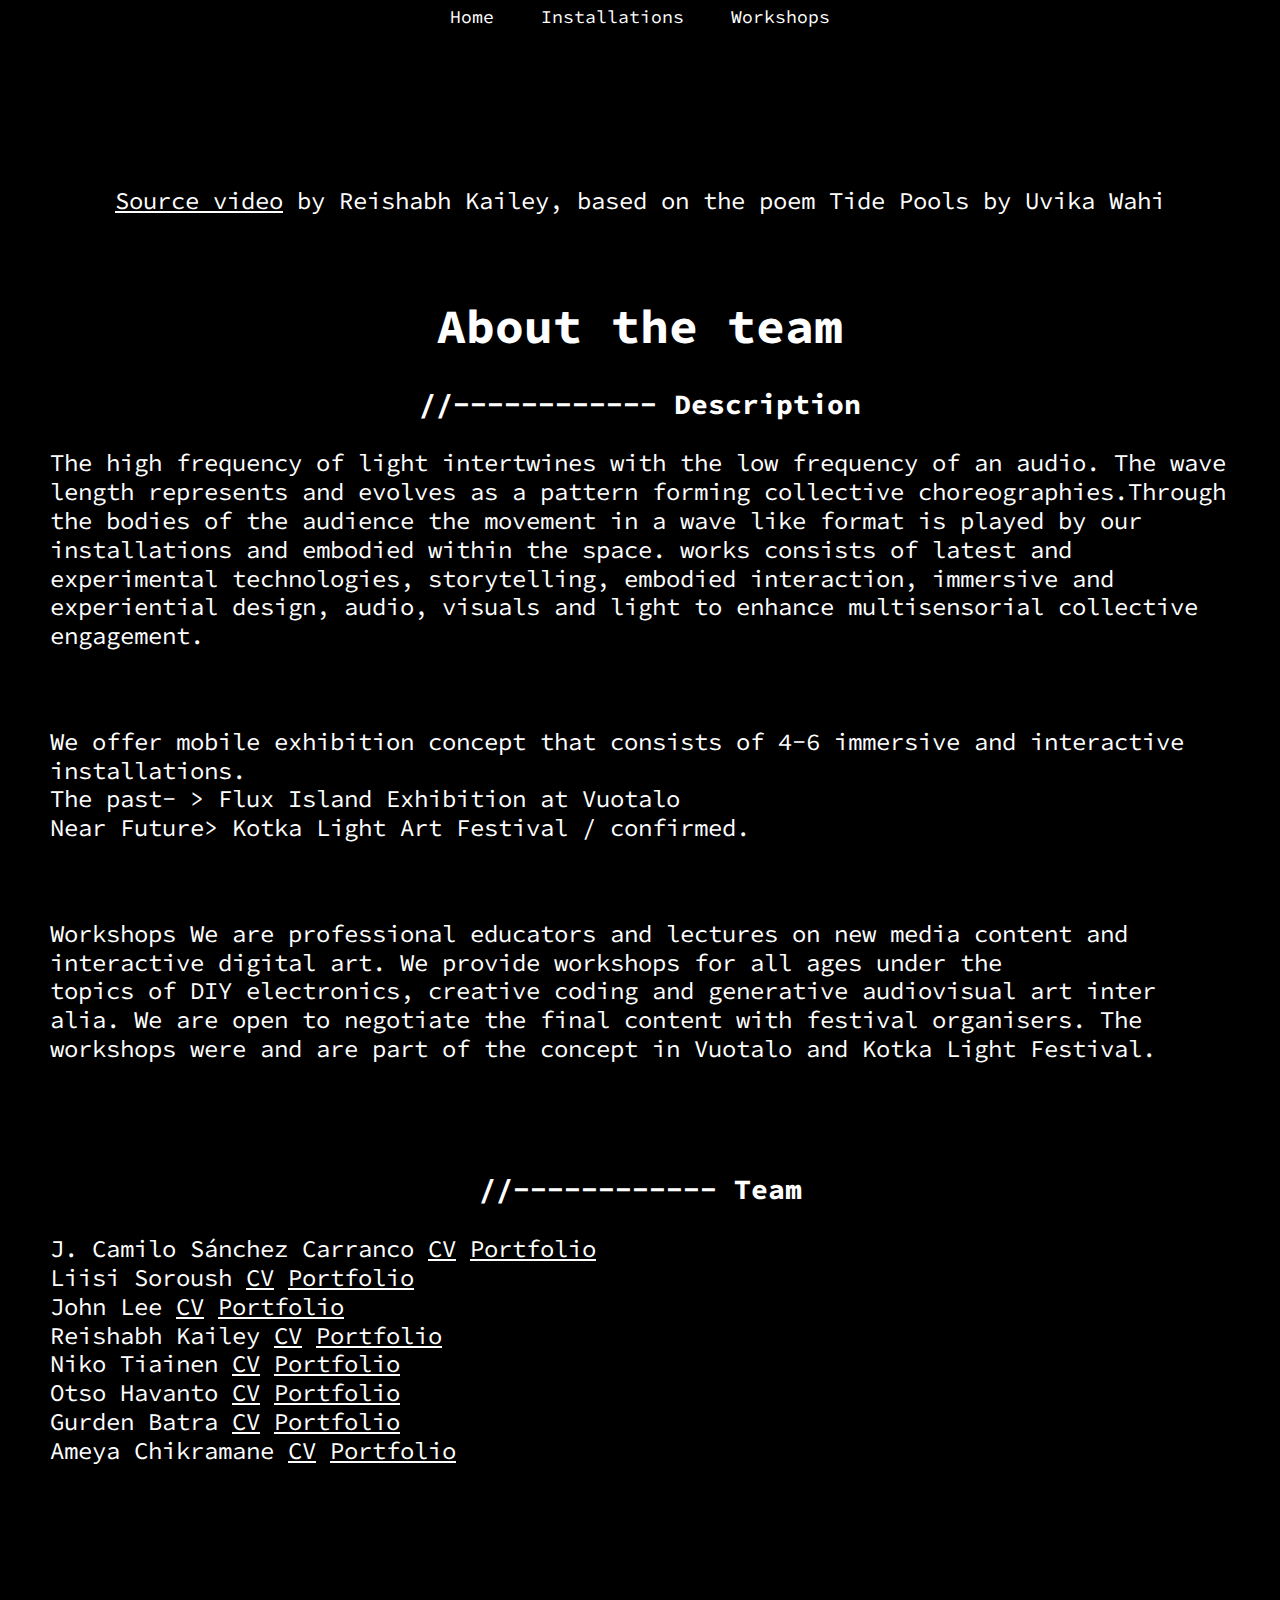
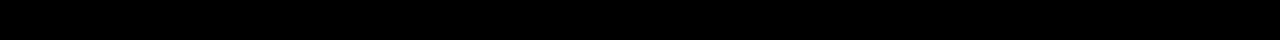
<file: cv.html>
<!DOCTYPE html>
<html lang="">
  <head>
    <meta charset="utf-8">
    <meta name="viewport" content="width=device-width, initial-scale=1.0">
    <title>Flux Island - About the team</title>
    <link href="https://fonts.googleapis.com/css?family=Source+Code+Pro&display=swap" rel="stylesheet">
    <link rel="stylesheet" type="text/css" href="style.css" />
    <link rel="shortcut icon" href="favicon.png" type="image/x-icon">
    <link rel="icon" href="favicon.png" type="image/x-icon">
  </head>
  <body>
    <div id="navbar"> 
      <ul> 
      <li><a href="index.html">Home</a></li> 
      <li><a href="installations.html">Installations</a></li> 
      <li><a href="workshops.html">Workshops</a></li> 
      </ul> 
    </div> 
    
    
      <div class='center-align remove-pad'> 
        <video poster="https://github.com/gurdenbatra/flux-island/raw/gh-pages/images/poster.png" playsinline muted autoplay loop width="100%">
          <source src="https://github.com/gurdenbatra/flux-island/raw/gh-pages/images/TidePools.webm" type="video/webm">
          <source src="https://github.com/gurdenbatra/flux-island/raw/gh-pages/images/TidePools.mp4" type="video/mp4">
        </video>
        <p class='credit'><a class='link' href="https://vimeo.com/444518827" target="_blank">Source video</a> by Reishabh Kailey, based on the poem Tide Pools by Uvika Wahi</a></p>
      
      
      </div>
      <div id="install" class='section'>
        <h1 class='center-align'>About the team</h1>
      <h3 class='center-align'>//------------ Description</h3>
      <p>
        The high frequency of light intertwines with the low frequency of an audio. The wave length represents and evolves as a pattern forming collective choreographies.Through the bodies of the audience the movement in a wave like format is played by our installations and embodied within the space. works consists of latest and experimental technologies, storytelling, embodied interaction, immersive and experiential design, audio, visuals and light to enhance multisensorial collective engagement. 
      </p>

      <br />
      <p>
        We offer mobile exhibition concept that consists of 4-6 immersive and interactive installations.<br/>
        The past- > Flux Island Exhibition at Vuotalo <br/>
        Near Future> Kotka Light Art Festival / confirmed. 
      </p>
      
      <br />
      <p>
        Workshops We are professional educators and lectures on new media content and interactive digital art. We provide workshops for all ages under the <br/>
        topics of DIY electronics, creative coding and generative audiovisual art inter alia. We are open to negotiate the final content with festival organisers. The workshops were and are part of the concept in Vuotalo and Kotka Light Festival. 
      </p>

      <br /><br />
      <h3 class='center-align'>//------------ Team</h3>
      <p>
        J. Camilo​ Sánchez Carranco <a class='link' href="images/Camilo.pdf">CV</a> <a class='link' href="https://krrnk.com/">Portfolio</a><br/>
        Liisi Soroush <a class='link' href="images/LiisiCV.pdf">CV</a> <a class='link' href="https://aryaliisi.cargo.site/">Portfolio</a><br/>
        John Lee <a class='link' href="images/JohnCV.pdf">CV</a> <a class='link' href="https://johnlee012.com/">Portfolio</a><br/>
        Reishabh Kailey <a class='link' href="images/ReiCV.pdf">CV</a> <a class='link' href="https://www.reishabhkailey.com/">Portfolio</a><br/>
        Niko Tiainen <a class='link' href="images/NikoCV.pdf">CV</a> <a class='link' href="https://nikotiainen.com/">Portfolio</a><br/>
        Otso Havanto <a class='link' href="images/OtsoCV.pdf">CV</a> <a class='link' href="https://otsohavanto.net/">Portfolio</a><br/>
        Gurden Batra <a class='link' href="images/GurdenCV.pdf">CV</a> <a class='link' href="https://gurden.xyz">Portfolio</a><br/>
        Ameya Chikramane <a class='link' href="https://drive.google.com/file/d/1Fkbkw3f0A1G7oNXFdGB-yypLqdRlPVbw/view">CV</a> <a class='link' href="https://www.ameyachikramane.com/">Portfolio</a><br/>
      </p>
      
    </div>
    <div id='footer'>

    </div>
  </body>
</html>
</file>
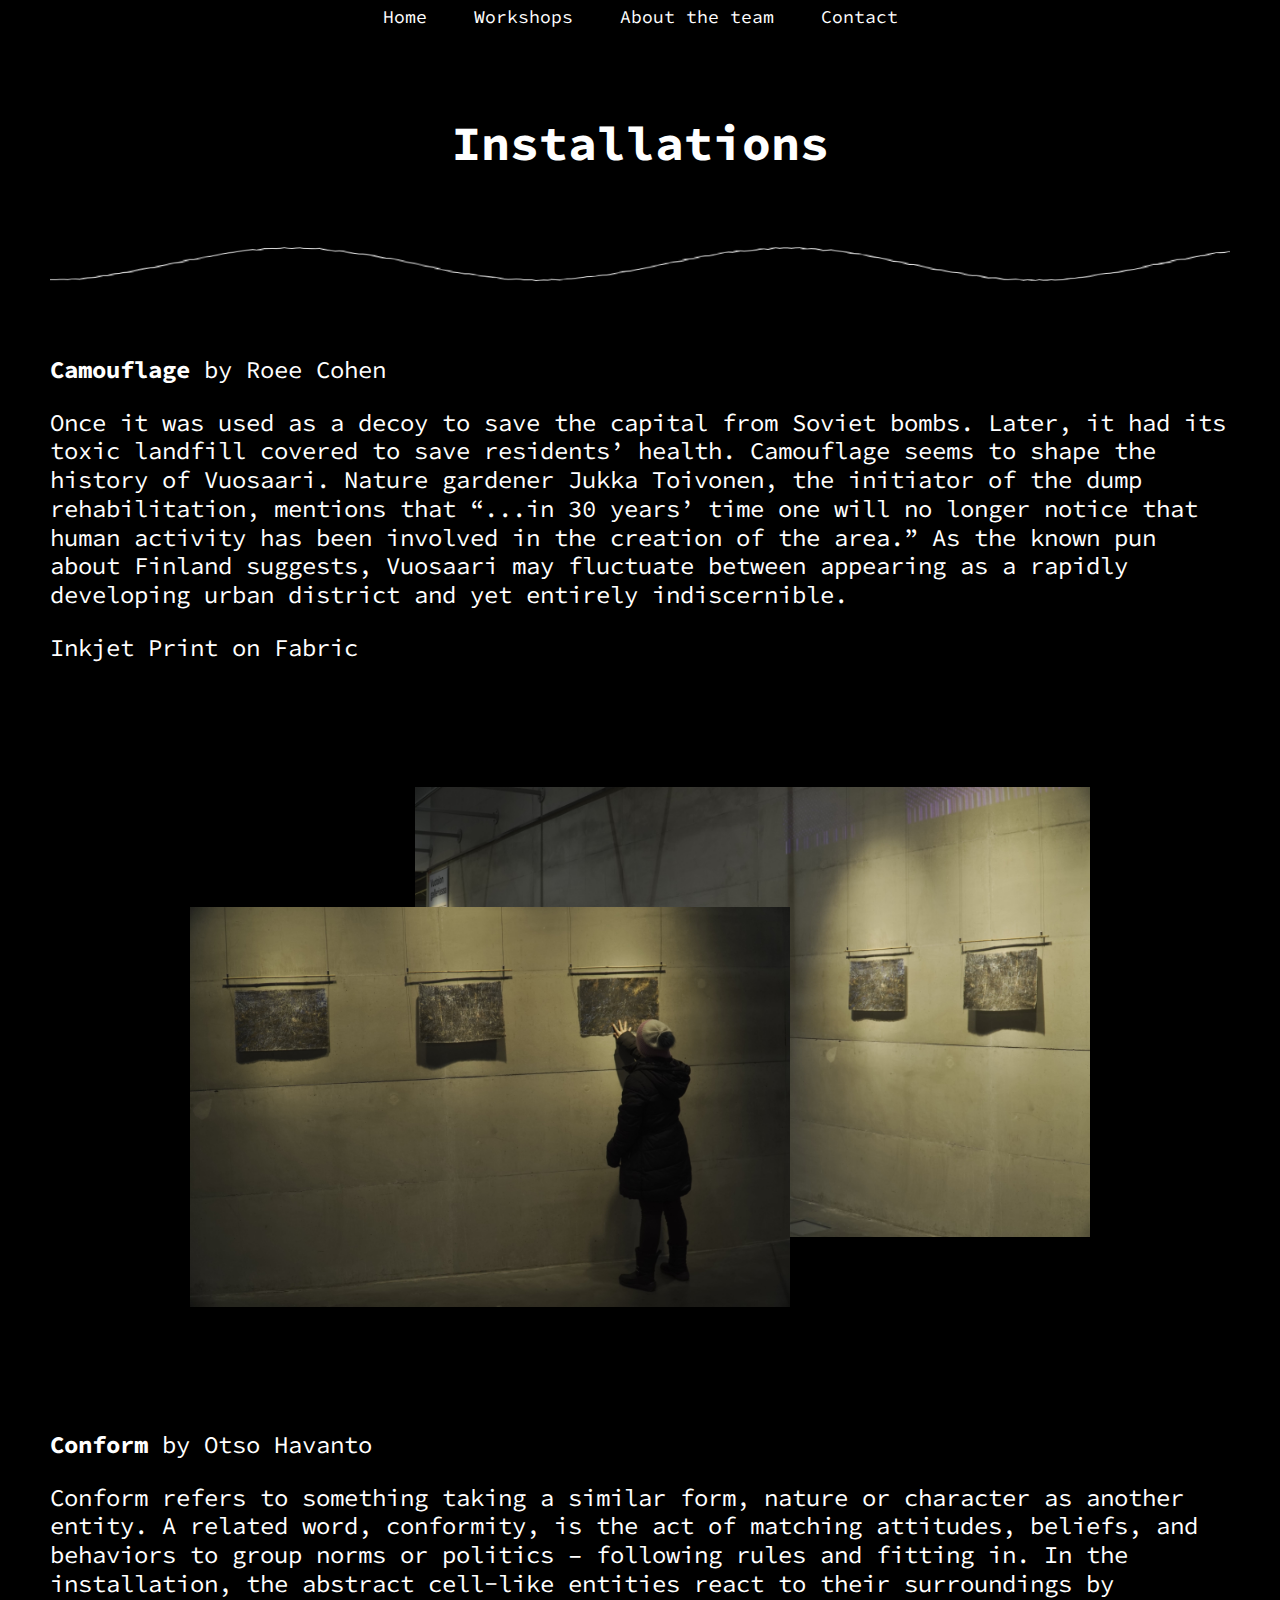
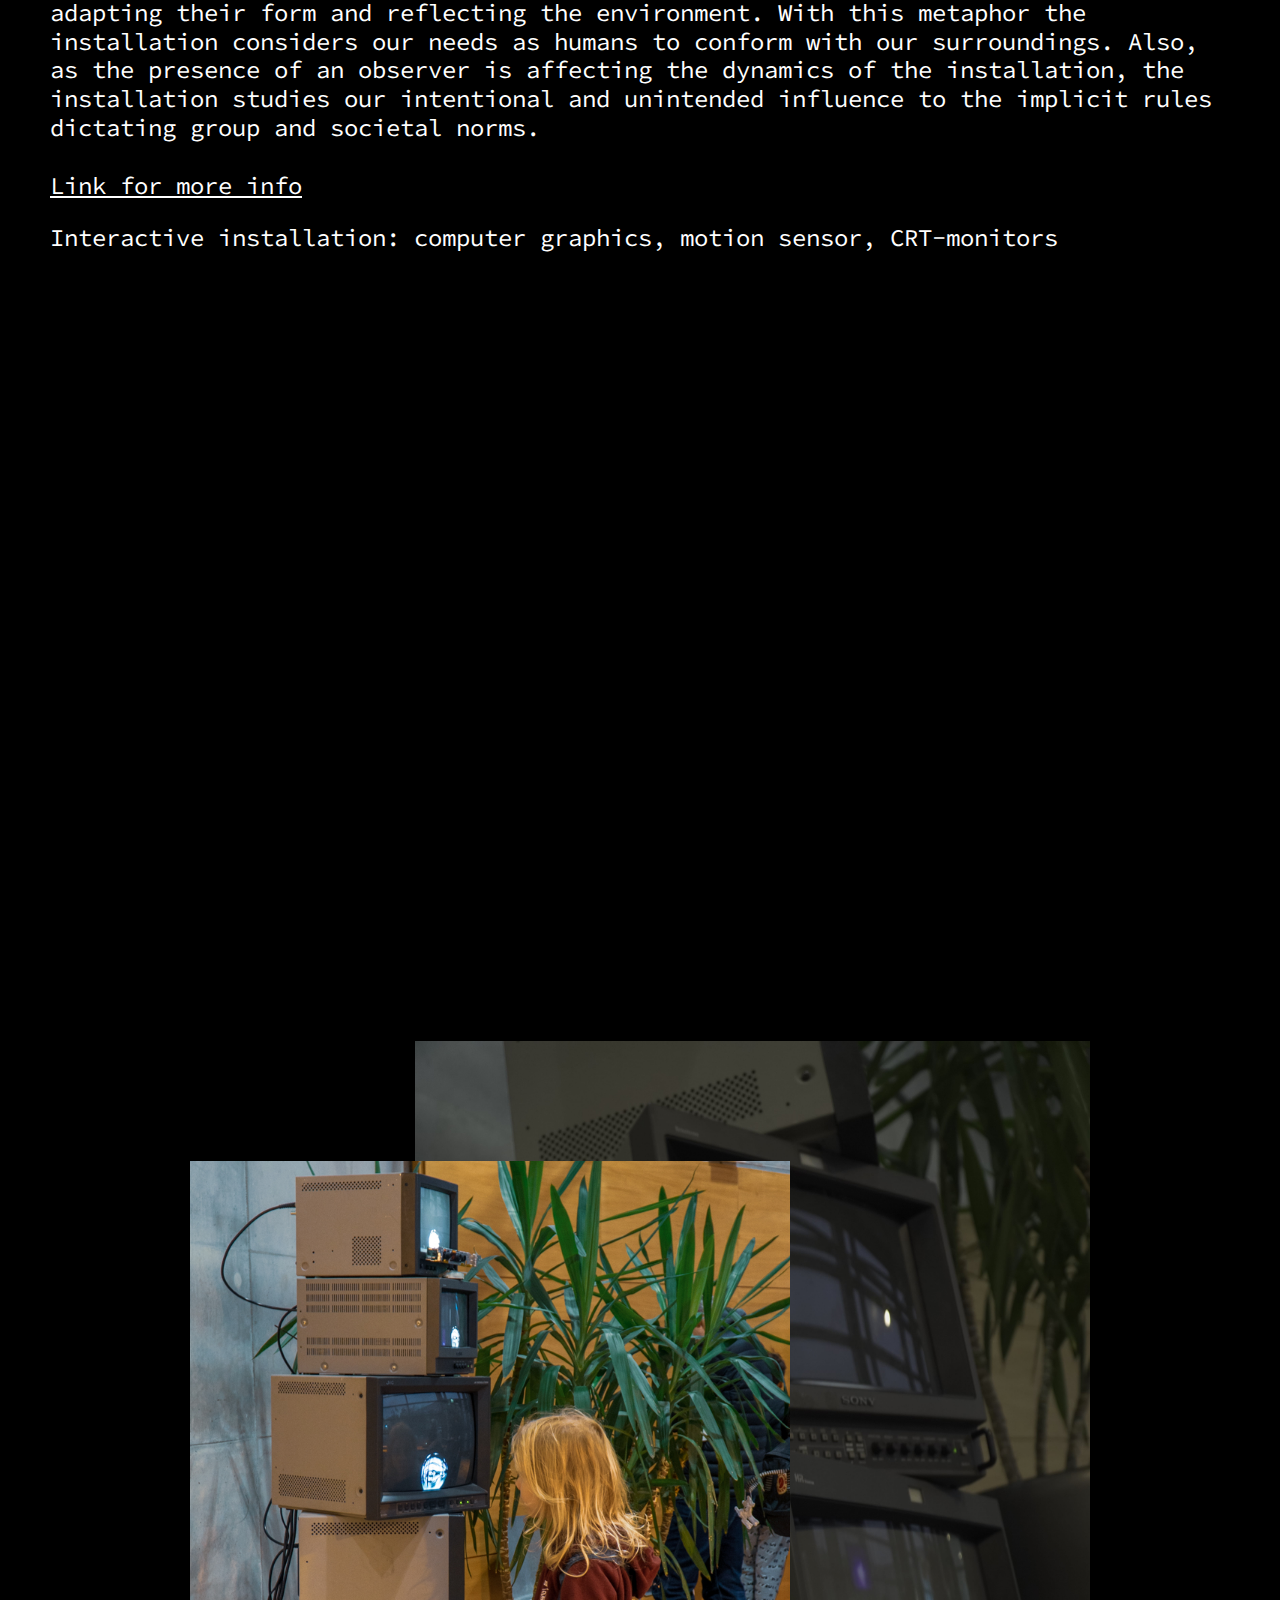
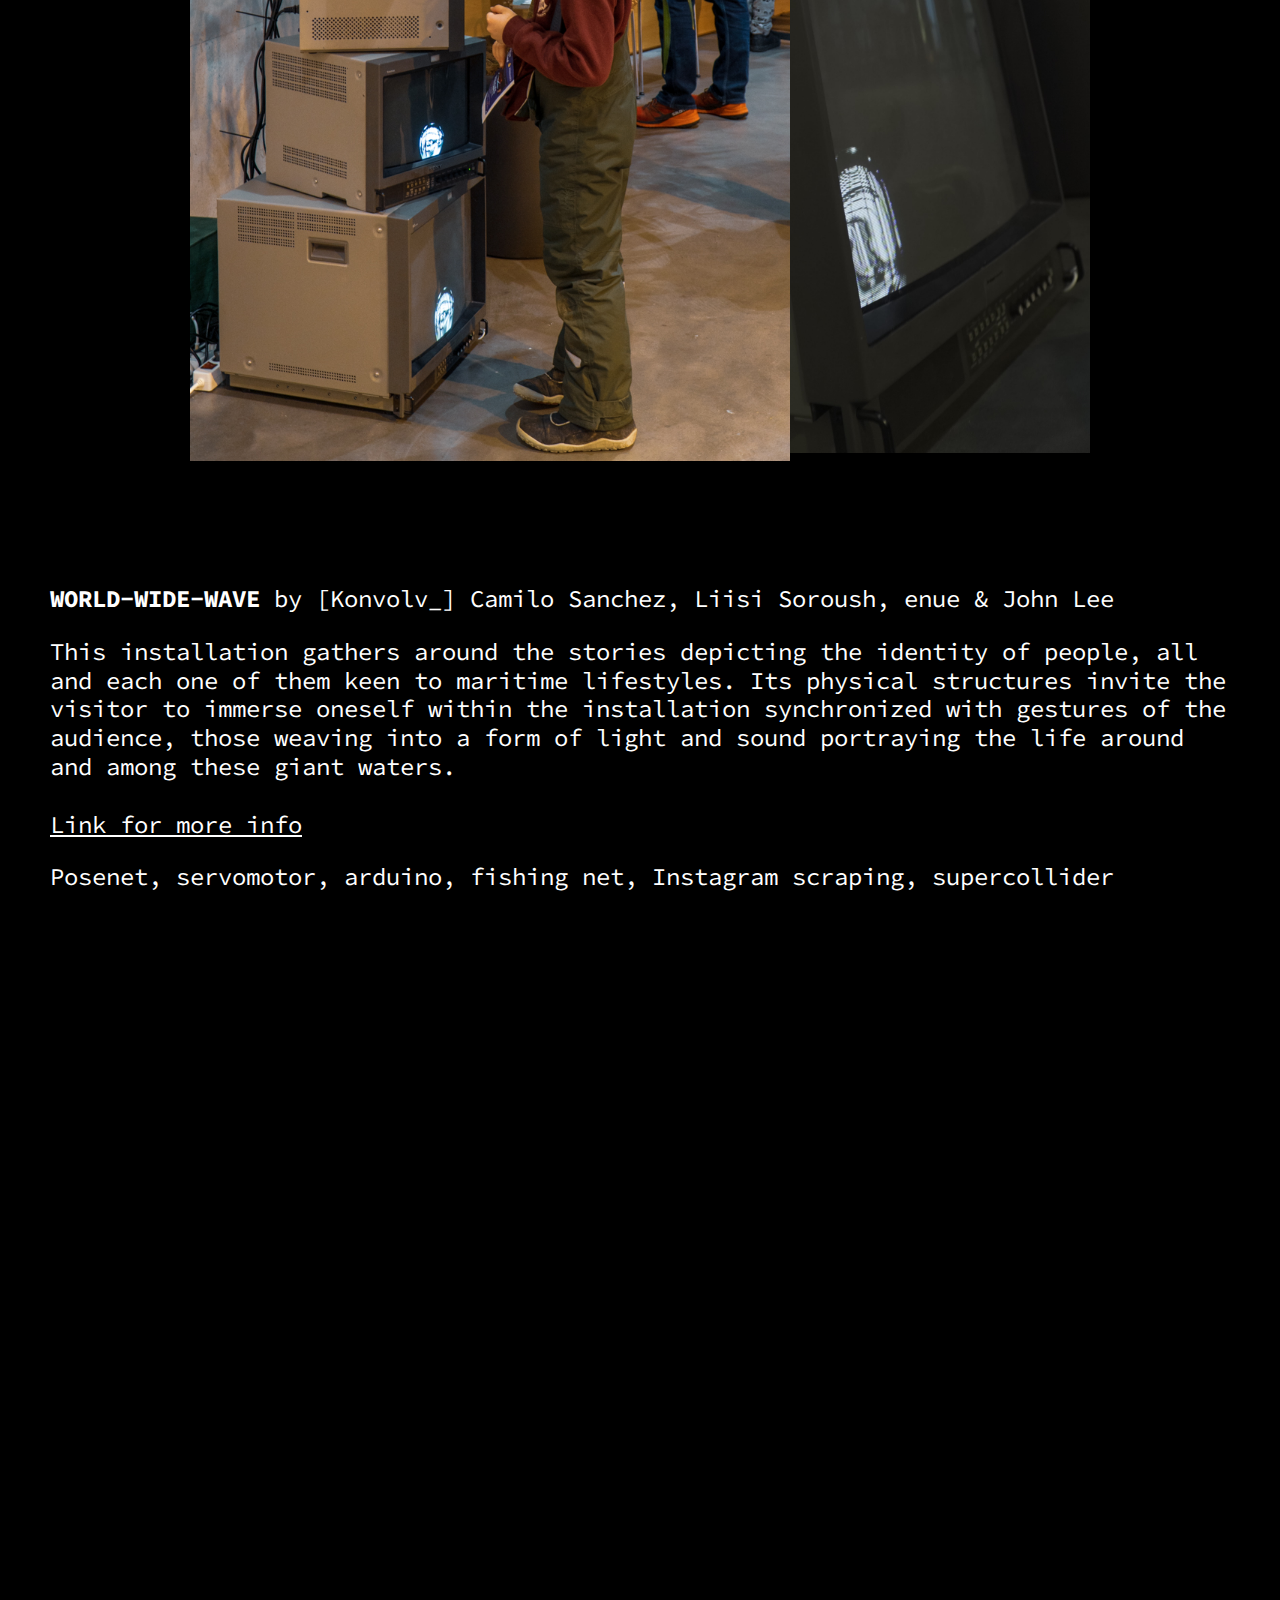
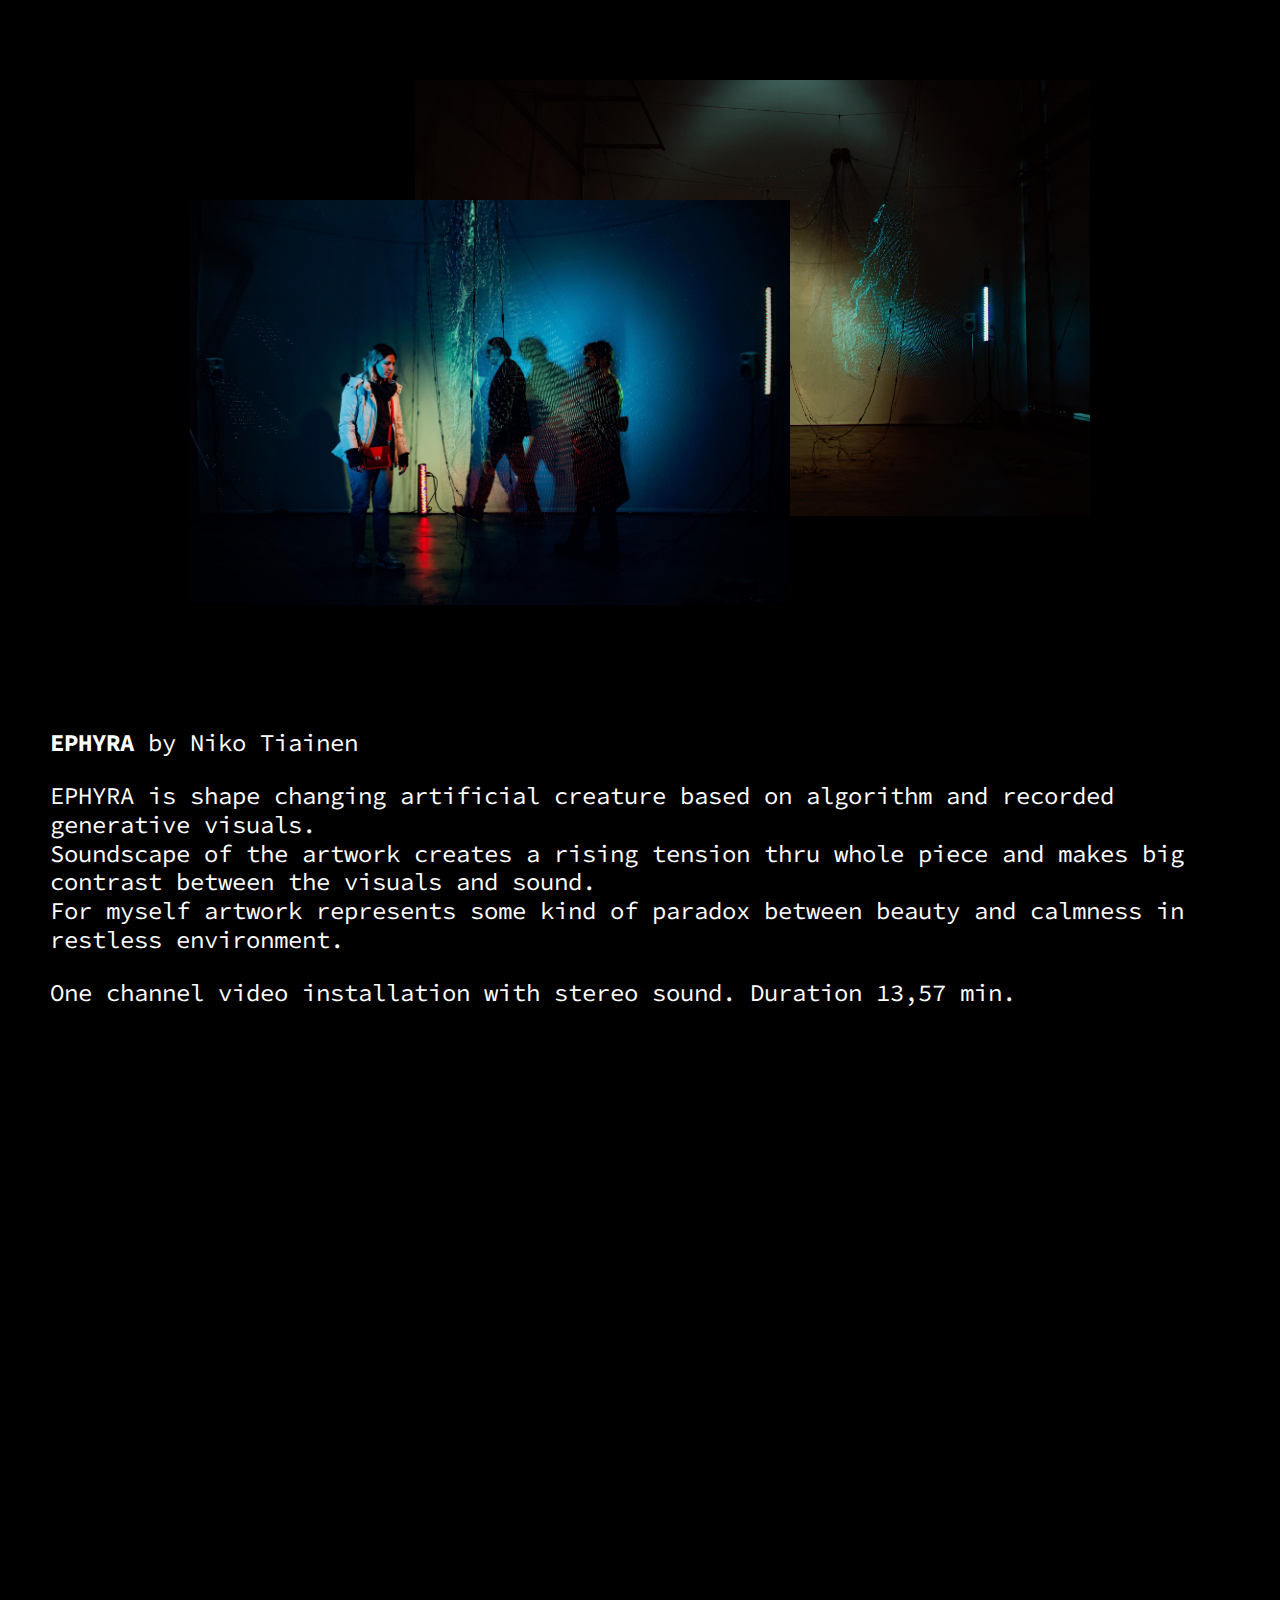
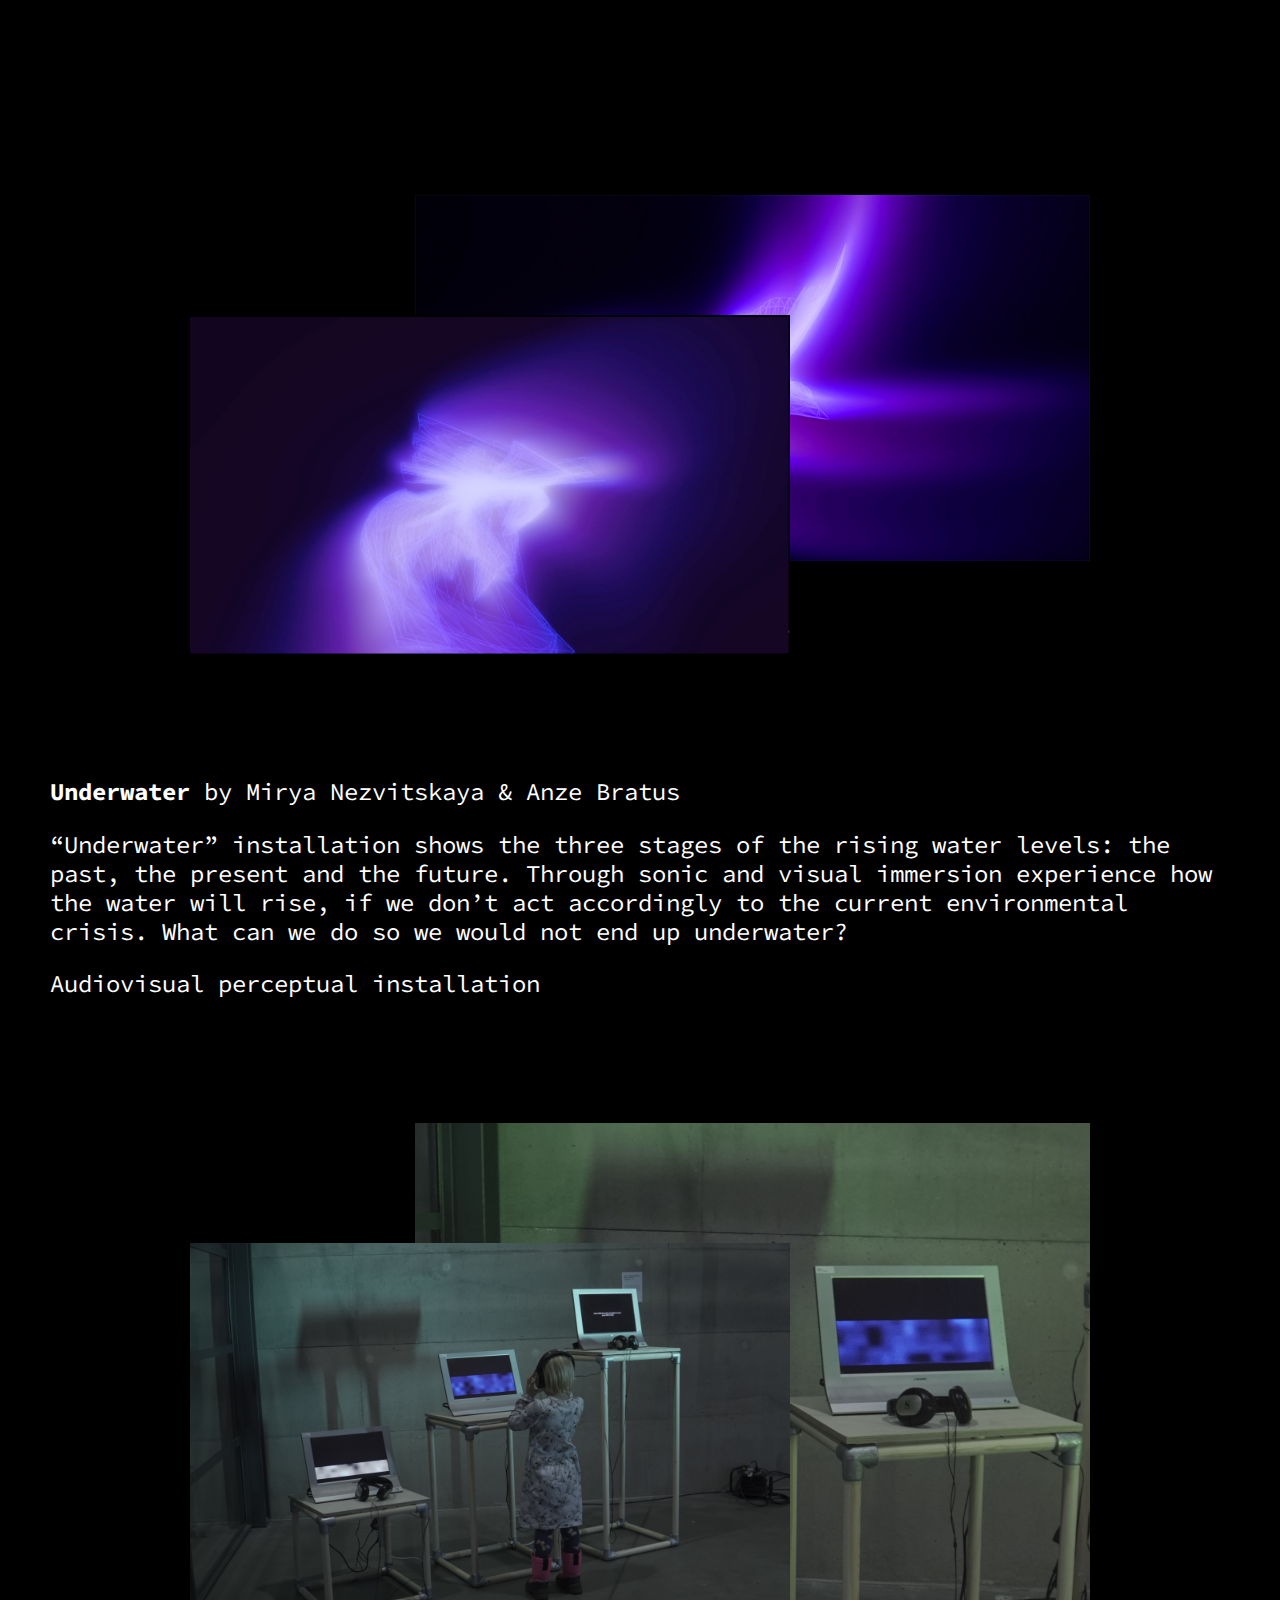
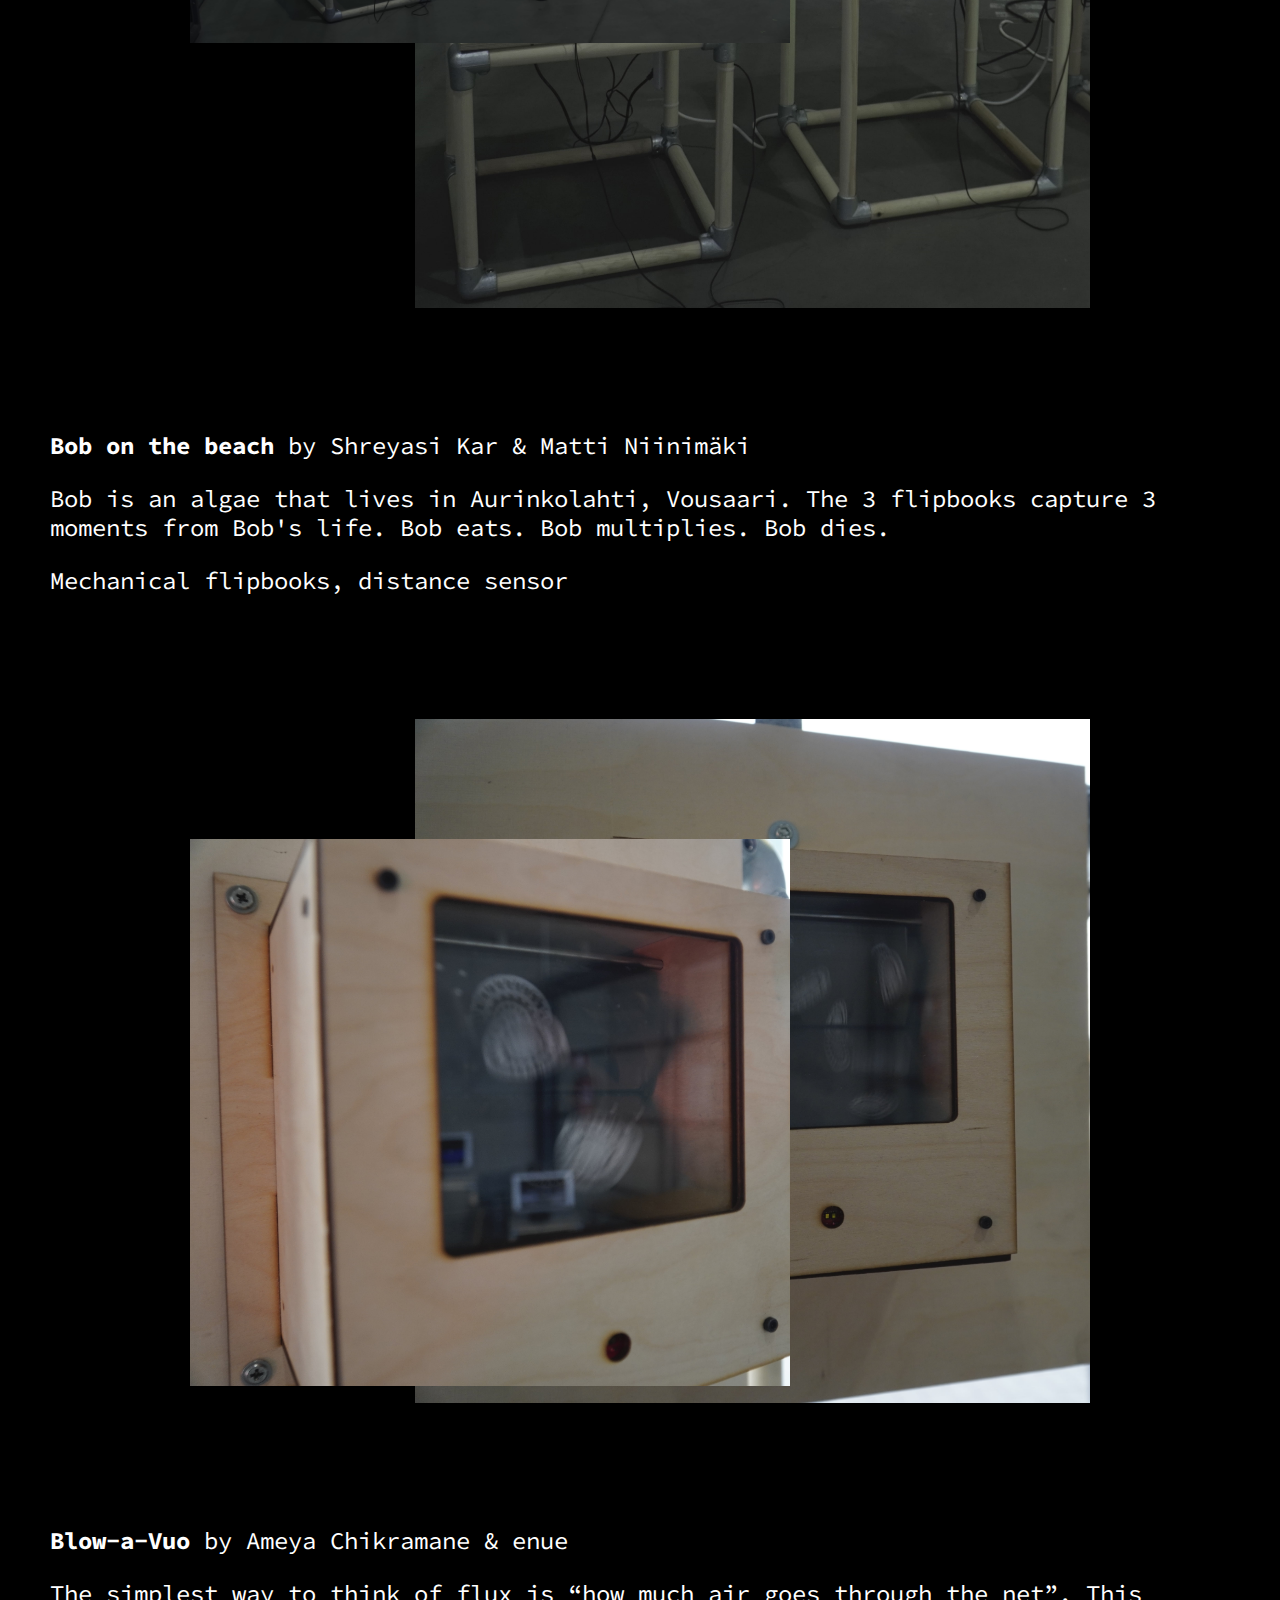
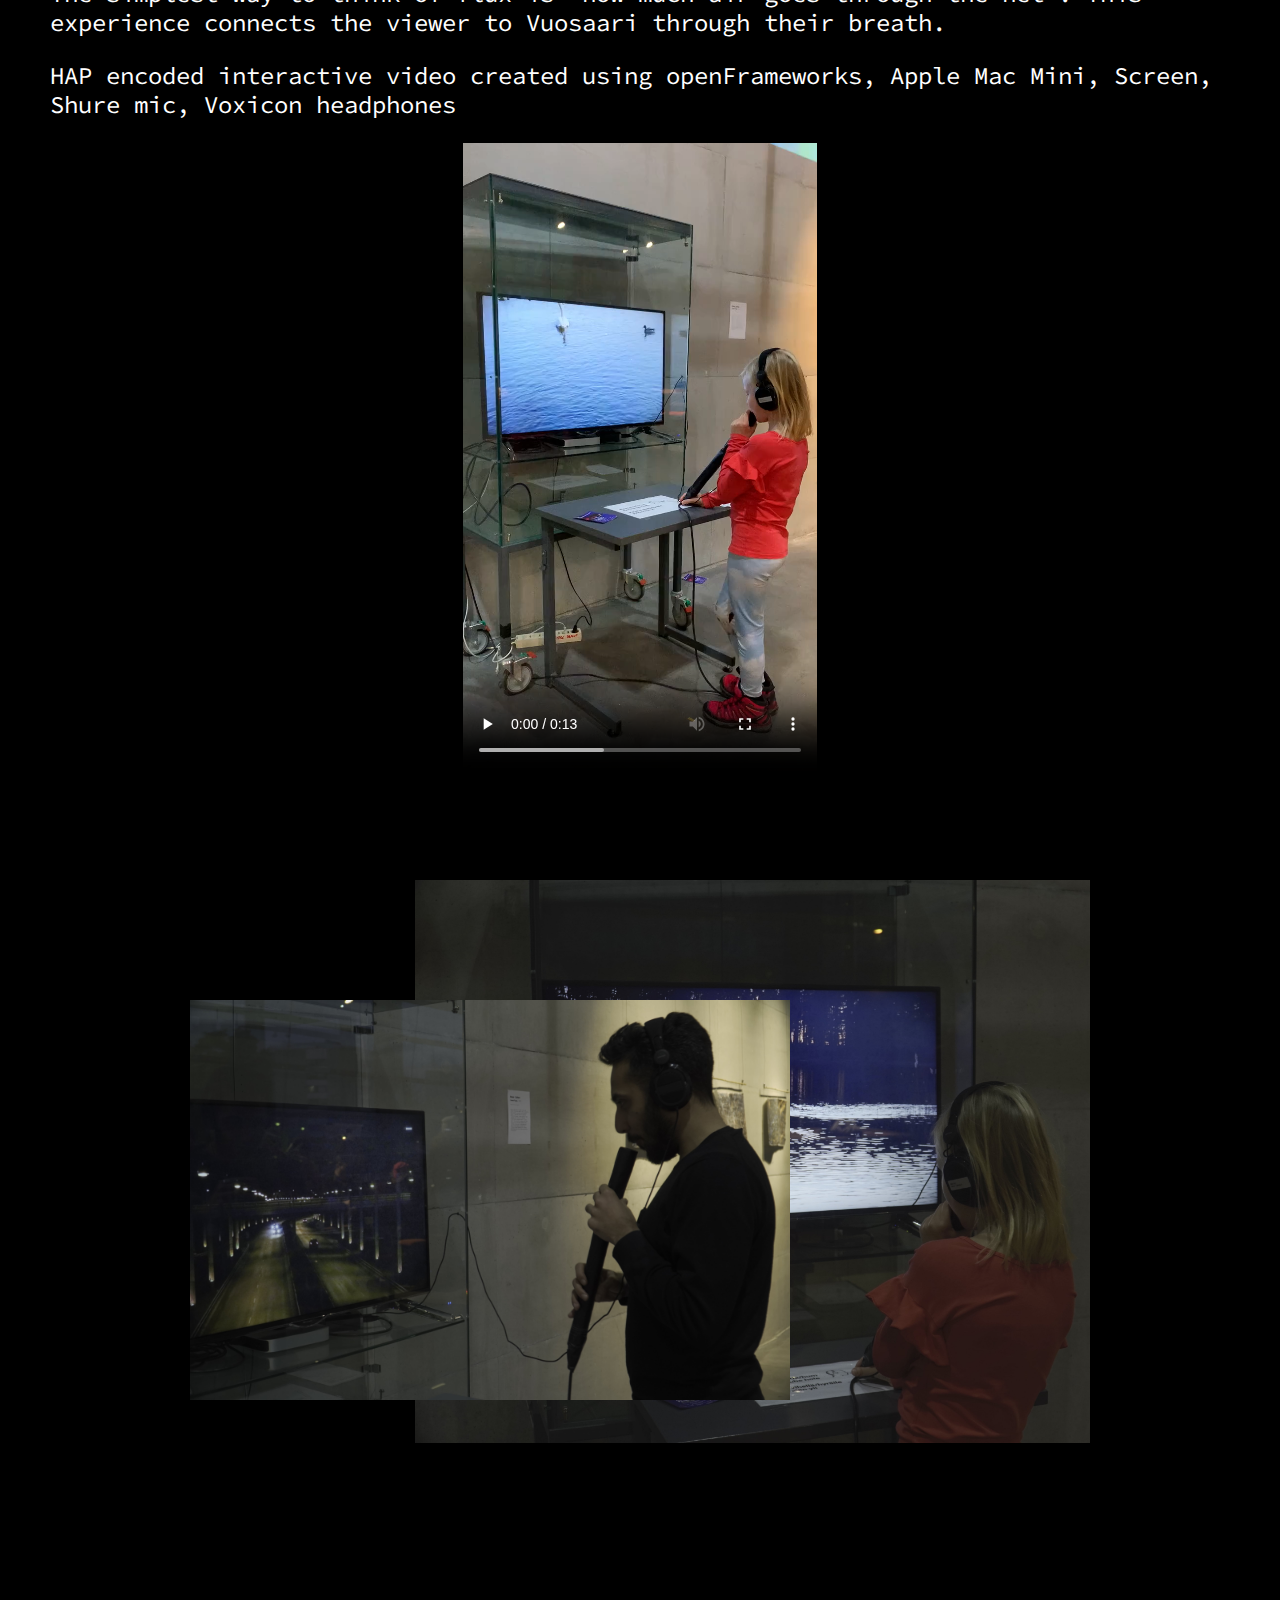
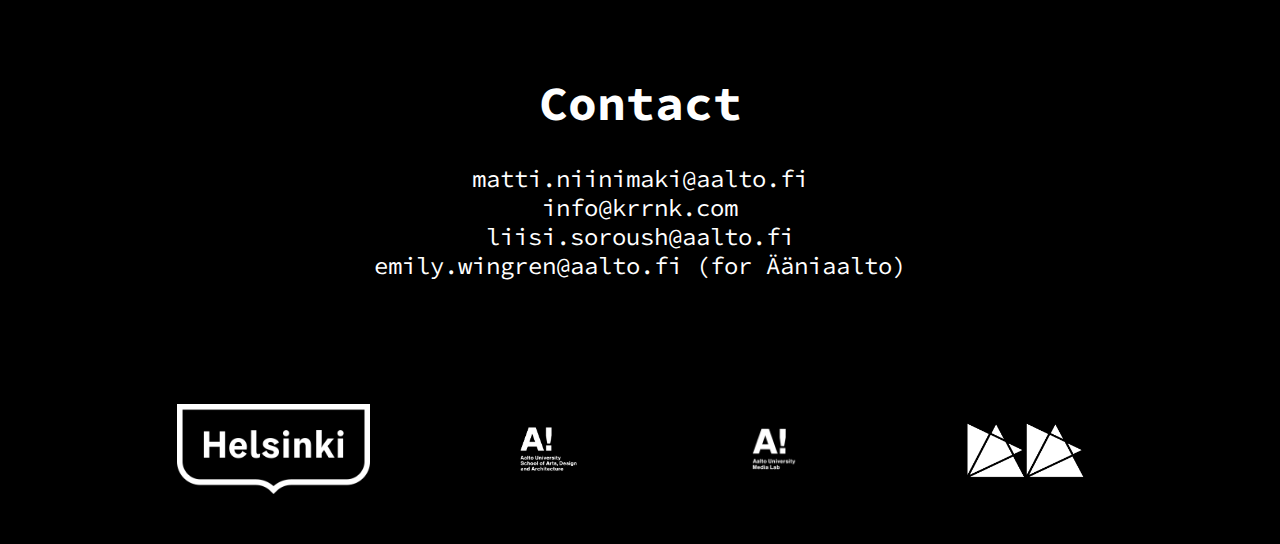
<file: installations.html>
<!DOCTYPE html>
<html lang="">
  <head>
    <meta charset="utf-8">
    <meta name="viewport" content="width=device-width, initial-scale=1.0">
    <title>Flux Island - Installations</title>
    <link href="https://fonts.googleapis.com/css?family=Source+Code+Pro&display=swap" rel="stylesheet">
    <link rel="stylesheet" type="text/css" href="style.css" />
    <link rel="shortcut icon" href="favicon.png" type="image/x-icon">
    <link rel="icon" href="favicon.png" type="image/x-icon">
  </head>
  <body>
    <script>
      function init()
			{
				setInterval(OnDraw, 60);
			}

            var time = 0;
			var color = "#fff";
			
			function OnDraw()
			{
				time = time + 0.2;
				var canvas = document.getElementById("mycanvas");
				var dataLine = canvas.getContext("2d");
			  var value = document.getElementById("lineWidth");
				
				dataLine.clearRect(0, 0, canvas.width, canvas.height);
				
				dataLine.beginPath();
				for(cnt = -1; cnt <= canvas.width; cnt++)
				{
					dataLine.lineTo(cnt, canvas.height * 0.5 - (Math.random() * 2 + Math.cos(time + cnt * 0.05) * 20 ));
				}
				
				//dataLine.lineWidth = value.value * 0.1;
				dataLine.strokeStyle = color;
				dataLine.stroke();
			}

init();
      </script>
    <div id="navbar"> 
      <ul> 
      <li><a href="index.html">Home</a></li> 
      <li><a href="workshops.html">Workshops</a></li> 
      <li><a href="cv.html">About the team</a></li> 
      <li><a href="#contact">Contact</a></li> 
      </ul> 
    </div> 
    
    <div id="install" class='section'>
      <h1 class='center-align'>Installations</h1>
      <div class='center-align'> 
        <canvas  id="mycanvas"></canvas>
      </div>
      <p><b>Camouflage</b> by Roee Cohen</p>
      <p>Once it was used as a decoy to save the capital from Soviet bombs. Later, it had its toxic landfill covered to save residents’ health.  Camouflage seems to shape the history of Vuosaari. Nature gardener Jukka Toivonen, the initiator of the dump rehabilitation, mentions that “...in 30 years’ time one will no longer notice that human activity has been involved in the creation of the area.” As the known pun about Finland suggests, Vuosaari may fluctuate between appearing as a rapidly developing urban district and yet entirely indiscernible.
      </p>
      <p>Inkjet Print on Fabric</p>
      <div class="container">
        <div class="image-stack">
          <div class="image-stack__item image-stack__item--top">
            <img src="./images/roe-min.JPG" alt="installation pic">
          </div>
          <div class="image-stack__item image-stack__item--bottom">
            <img src="./images/roe2-min.JPG" alt="installation pic">
          </div>
        </div>
      </div>
      <p><b>Conform</b> by Otso Havanto</p>
      <p>Conform refers to something taking a similar form, nature or character as another entity. A related word, conformity, is the act of matching attitudes, beliefs, and behaviors to group norms or politics – following rules and fitting in. In the installation, the abstract cell-like entities react to their surroundings by adapting their form and reflecting the environment. With this metaphor the installation considers our needs as humans to conform with our surroundings. Also, as the presence of an observer is affecting the dynamics of the installation, the installation studies our intentional and unintended influence to the implicit rules dictating group and societal norms.<br /><br />
      
        <a class='link' href="https://otsohavanto.net/conform/" target="_blank">Link for more info</a>
      </p>
      <p>Interactive installation: computer graphics, motion sensor, CRT-monitors</p>
      <style>.embed-container { position: relative; padding-bottom: 56.25%; height: 0; overflow: hidden; max-width: 100%; } .embed-container iframe, .embed-container object, .embed-container embed { position: absolute; top: 0; left: 0; width: 100%; height: 100%; }</style><div class='embed-container'><iframe src='https://player.vimeo.com/video/393545106' frameborder='0' webkitAllowFullScreen mozallowfullscreen allowFullScreen></iframe></div>
      <div class="container">
        <div class="image-stack">
          <div class="image-stack__item image-stack__item--top">
            <img src="./images/otso2-min.JPG" alt="installation pic">
          </div>
          <div class="image-stack__item image-stack__item--bottom">
            <img src="./images/otso1-min.JPG" alt="installation pic">
          </div>
        </div>
      </div>
      <p><b>WORLD-WIDE-WAVE</b> by [Konvolv_] Camilo Sanchez, Liisi Soroush, enue & John Lee</p>
      <p>
        This installation gathers around the stories depicting the identity of people, all and each one of them keen to maritime lifestyles. Its physical
        structures invite the visitor to immerse oneself within the installation synchronized with gestures of the audience, those weaving into a form of
        light and sound portraying the life around and among these giant waters. <br /><br />
        
        <a class='link' href="https://konvolv.com/world-wide-wave" target="_blank">Link for more info</a>
      </p>
      <p>Posenet, servomotor, arduino, fishing net, Instagram scraping, supercollider</p>
      <style>.embed-container { position: relative; padding-bottom: 56.25%; height: 0; overflow: hidden; max-width: 100%; } .embed-container iframe, .embed-container object, .embed-container embed { position: absolute; top: 0; left: 0; width: 100%; height: 100%; }</style><div class='embed-container'><iframe src='https://player.vimeo.com/video/404926614' frameborder='0' webkitAllowFullScreen mozallowfullscreen allowFullScreen></iframe></div>
      <div class="container">
        <div class="image-stack">
          <div class="image-stack__item image-stack__item--top">
            <img src="./images/w2-min.JPG" alt="installation pic">
          </div>
          <div class="image-stack__item image-stack__item--bottom">
            <img src="./images/w1-min.JPG" alt="installation pic">
          </div>
        </div>
      </div>
      <p><b>EPHYRA</b> by Niko Tiainen</p>
      <p>EPHYRA is shape changing artificial creature based on algorithm and recorded generative visuals.<br />
        Soundscape of the artwork creates a rising tension thru whole piece and makes big contrast between the visuals and sound. <br />
        For myself artwork represents some kind of paradox between beauty and calmness in restless environment.        
      </p>
      <p>One channel video installation with stereo sound. Duration 13,57 min. </p>
      <style>.embed-container { position: relative; padding-bottom: 56.25%; height: 0; overflow: hidden; max-width: 100%; } .embed-container iframe, .embed-container object, .embed-container embed { position: absolute; top: 0; left: 0; width: 100%; height: 100%; }</style><div class='embed-container'><iframe src='https://www.youtube.com/embed/rdj0GPDqXgM' frameborder='0' allowfullscreen></iframe></div>
      <div class="container">
        <div class="image-stack">
          <div class="image-stack__item image-stack__item--top">
            <img src="./images/n1-min.JPG" alt="installation pic">
          </div>
          <div class="image-stack__item image-stack__item--bottom">
            <img src="./images/n2-min.JPG" alt="installation pic">
          </div>
        </div>
      </div>
      <p><b>Underwater</b> by Mirya Nezvitskaya & Anze Bratus</p>
      <p>“Underwater” installation shows the three stages of the rising water levels: the past, the present and the future. Through sonic and visual immersion experience how the water will rise, if we don’t act accordingly to the current environmental crisis. What can we do so we would not end up underwater?
      </p>
      <p>Audiovisual perceptual installation</p>
      <div class="container">
        <div class="image-stack">
          <div class="image-stack__item image-stack__item--top">
            <img src="./images/m2-min.JPG" alt="installation pic">
          </div>
          <div class="image-stack__item image-stack__item--bottom">
            <img src="./images/m1-min.JPG" alt="installation pic">
          </div>
        </div>
      </div>
      <p><b>Bob on the beach</b> by Shreyasi Kar & Matti Niinimäki</p>
      <p>Bob is an algae that lives in Aurinkolahti, Vousaari. The 3 flipbooks capture 3 moments from Bob's life. Bob eats. Bob multiplies. Bob dies.
      </p>
      <p>Mechanical flipbooks, distance sensor</p>
      <div class="container">
        <div class="image-stack">
          <div class="image-stack__item image-stack__item--top">
            <img src="./images/b1-min.JPG" alt="installation pic">
          </div>
          <div class="image-stack__item image-stack__item--bottom">
            <img src="./images/b2-min.JPG" alt="installation pic">
          </div>
        </div>
      </div>
      <p><b>Blow-a-Vuo</b> by Ameya Chikramane & enue</p>
      <p>The simplest way to think of flux is “how much air goes through the net”. This experience connects the viewer to Vuosaari through their breath.
      </p>
      <p>HAP encoded interactive video created using openFrameworks, Apple Mac Mini, Screen, Shure mic, Voxicon headphones</p>
      <div class="center-align">
        <video controls width="30%">
          <source src="/images/blow.mp4"
                  type="video/mp4">
        </video>
      </div>
      <div class="container">
        <div class="image-stack">
          <div class="image-stack__item image-stack__item--top">
            <img src="./images/bv2-min.JPG" alt="installation pic">
          </div>
          <div class="image-stack__item image-stack__item--bottom">
            <img src="./images/bv1-min.JPG" alt="installation pic">
          </div>
        </div>
      </div>
    </div>
    <div id="contact" class='section'>
      <h1 class='center-align'>Contact</h1>
      <p class='center-align'>
        matti.niinimaki@aalto.fi <br />
        info@krrnk.com<br />
        liisi.soroush@aalto.fi<br />
        emily.wingren@aalto.fi (for Ääniaalto)
      </p>
    </div>
    <div id='footer'>
      <a href='http://www.vuotalo.fi'><img class='images' src='./images/logo-helsinki.png'/></a>
      <a href='https://www.aalto.fi/en/school-of-arts-design-and-architecture'><img class='images' src='./images/aalto_arts.png'/></a>
      <a href='https://www.aalto.fi/en/aalto-media-lab'><img class='images' src='./images/mlab2.png' /></a>
      <a href='https://dada.ayy.fi'><img class='images' src='./images/dada.png' /></a>
    </div>
  </body>
</html>
</file>
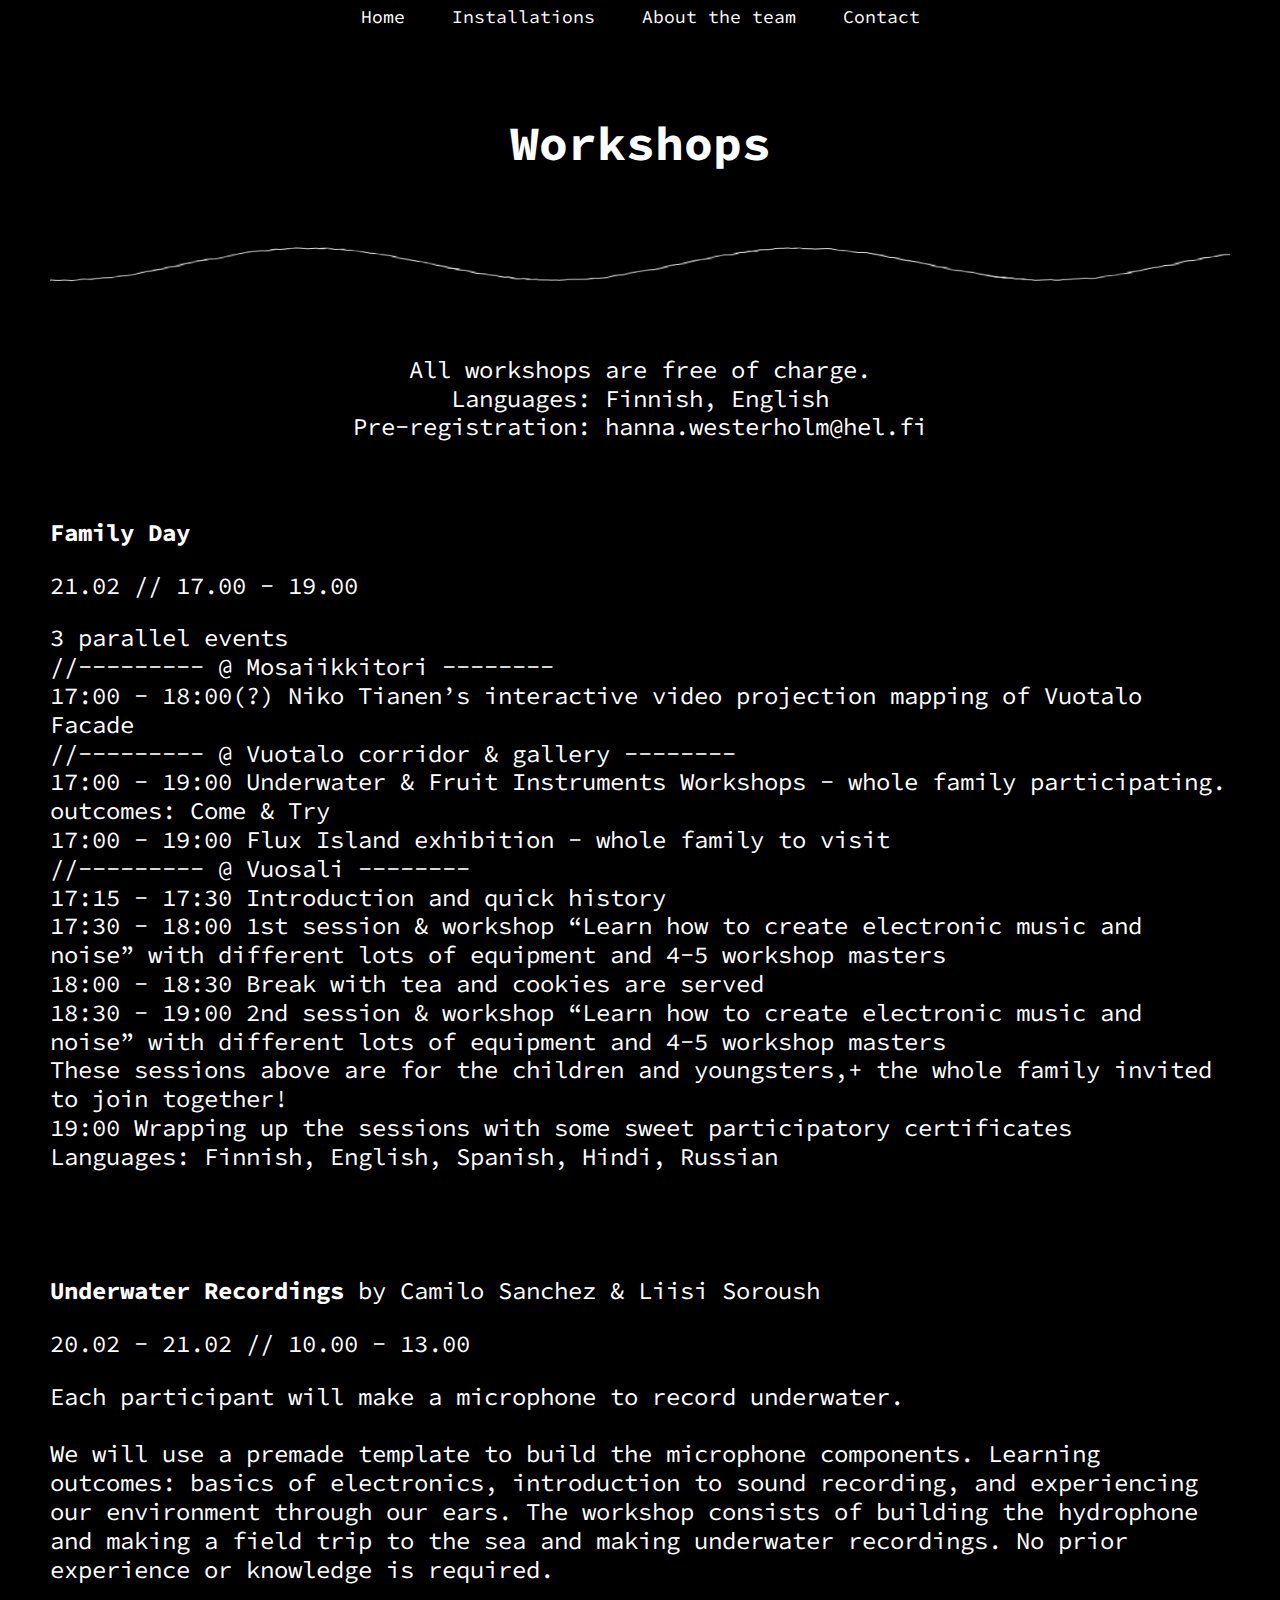
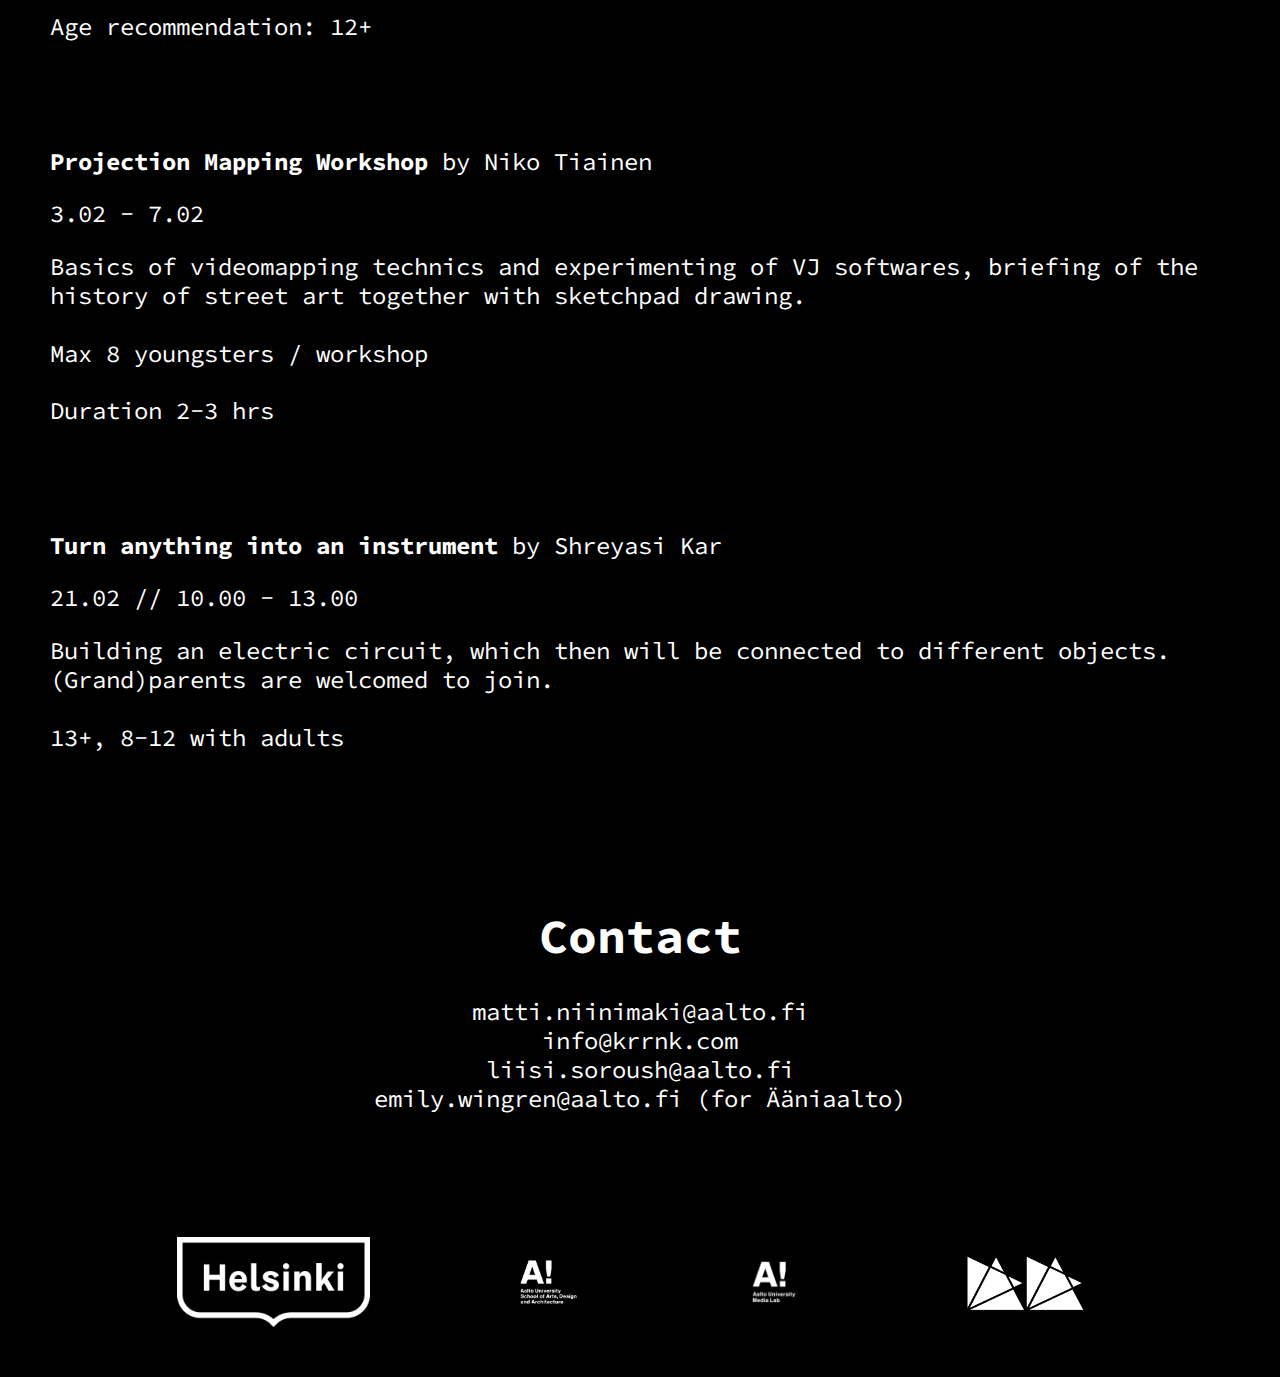
<file: workshops.html>
<!DOCTYPE html>
<html lang="">
  <head>
    <meta charset="utf-8">
    <meta name="viewport" content="width=device-width, initial-scale=1.0">
    <title>Flux Island - Installations</title>
    <link href="https://fonts.googleapis.com/css?family=Source+Code+Pro&display=swap" rel="stylesheet">
    <link rel="stylesheet" type="text/css" href="style.css" />
    <link rel="shortcut icon" href="favicon.png" type="image/x-icon">
    <link rel="icon" href="favicon.png" type="image/x-icon">
  </head>
  <body>
    <script>
      function init()
			{
				setInterval(OnDraw, 60);
			}

            var time = 0;
			var color = "#fff";
			
			function OnDraw()
			{
				time = time + 0.2;
				var canvas = document.getElementById("mycanvas");
				var dataLine = canvas.getContext("2d");
			  var value = document.getElementById("lineWidth");
				
				dataLine.clearRect(0, 0, canvas.width, canvas.height);
				
				dataLine.beginPath();
				for(cnt = -1; cnt <= canvas.width; cnt++)
				{
					dataLine.lineTo(cnt, canvas.height * 0.5 - (Math.random() * 2 + Math.cos(time + cnt * 0.05) * 20 ));
				}
				
				//dataLine.lineWidth = value.value * 0.1;
				dataLine.strokeStyle = color;
				dataLine.stroke();
			}

init();
      </script>
    <div id="navbar"> 
      <ul> 
      <li><a href="index.html">Home</a></li> 
      <li><a href="installations.html">Installations</a></li> 
      <li><a href="cv.html">About the team</a></li> 
      <li><a href="#contact">Contact</a></li> 
      </ul> 
    </div> 
    
    <div id="install" class='section'>
      <h1 class='center-align'>Workshops</h1>
      <div class='center-align'> 
        <canvas  id="mycanvas"></canvas>
      </div>
      <p class='center-align'>All workshops are free of charge.<br/> 
        Languages: Finnish, English<br/> 
        Pre-registration: hanna.westerholm@hel.fi
      </p><br/>
      <p><b>Family Day</b></p>
      <p>21.02 // 17.00 - 19.00</p>
      <p>
        3 parallel events<br/> 
        //--------- @ Mosaiikkitori --------<br/> 
        17:00 - 18:00(?) Niko Tianen’s interactive video projection mapping of Vuotalo Facade<br/> 
        //--------- @ Vuotalo corridor & gallery --------<br/> 
        17:00 - 19:00 Underwater & Fruit Instruments Workshops - whole family participating. outcomes: Come & Try <br/> 
        17:00 - 19:00 Flux Island exhibition - whole family to visit <br/> 
        //--------- @ Vuosali --------<br/> 
        17:15 - 17:30 Introduction and quick history<br/> 
        17:30 - 18:00 1st session & workshop “Learn how to create electronic music and noise” with different lots of equipment and 4-5 workshop masters<br/> 
        18:00 - 18:30 Break with tea and cookies are served<br/> 
        18:30 - 19:00 2nd session & workshop “Learn how to create electronic music and noise” with different lots of equipment and 4-5 workshop masters<br/> 
        These sessions above are for the children and youngsters,+ the whole family invited to join together!<br/> 
        19:00 Wrapping up the sessions with some sweet participatory certificates<br/> 
        Languages: Finnish, English, Spanish, Hindi, Russian
      </p>
      <br/> <br/> 
      <p><b>Underwater Recordings</b> by Camilo Sanchez & Liisi Soroush</p>
      <p>20.02 - 21.02 // 10.00 - 13.00</p>
      <p>Each participant will make a microphone to record underwater.<br /><br />

        We will use a premade template to build the microphone components. Learning outcomes: basics of electronics, introduction to sound recording, and experiencing our environment through our ears. The workshop consists of building the hydrophone and making a field trip to the sea and making underwater recordings. No prior experience or knowledge is required.<br /><br />
        
        Age recommendation: 12+
      </p>
      <br/> <br/> 
      <p><b>Projection Mapping Workshop</b> by Niko Tiainen</p>
      <p>3.02 - 7.02</p>
      <p>Basics of videomapping technics and experimenting of VJ softwares, briefing of the history of street art together with sketchpad drawing.<br /><br />

        Max 8 youngsters / workshop<br /><br />
        
        Duration 2-3 hrs
      </p>
      <br/> <br/> 
      <p><b>Turn anything into an instrument</b> by Shreyasi Kar</p>
      <p>21.02 // 10.00 - 13.00</p>
      <p>Building an electric circuit, which then will be connected to different objects. (Grand)parents are welcomed to join.<br /><br />

        13+, 8-12 with adults
      </p>
    </div>
    <div id="contact" class='section'>
      <h1 class='center-align'>Contact</h1>
      <p class='center-align'>
        matti.niinimaki@aalto.fi <br />
        info@krrnk.com<br />
        liisi.soroush@aalto.fi<br />
        emily.wingren@aalto.fi (for Ääniaalto)
      </p>
    </div>
    <div id='footer'>
      <a href='http://www.vuotalo.fi'><img class='images' src='./images/logo-helsinki.png'/></a>
      <a href='https://www.aalto.fi/en/school-of-arts-design-and-architecture'><img class='images' src='./images/aalto_arts.png'/></a>
      <a href='https://www.aalto.fi/en/aalto-media-lab'><img class='images' src='./images/mlab2.png' /></a>
      <a href='https://dada.ayy.fi'><img class='images' src='./images/dada.png' /></a>
    </div>
  </body>
</html>
</file>
<file: style.css>
body {padding: 0; margin: 0;} 

.section {
    background: black;
    margin: 0;
    padding: 50px;
    color: white;
    font-size: 24px;
    line-height: 1.2;
    font-family: 'Source Code Pro', monospace;
}

#footer {
    background: black;
    margin: 0;
    padding: 50px;
    display: flex;
    justify-content:space-evenly ;
}

.center-align {
    text-align: center;
}

.images {
    height: 90px;
    width: auto;
}

.link {
    color: white !important;
}

#mycanvas {
    width: 100%;
    height: 120px;
}

#description {
    margin-top: -6px;
}


.loadingclass {
    font-family: 'Source Code Pro', monospace;
    font-size: 50px;
    background: black;
    margin: 0;
    padding: 250px;
    color: white;
    text-align: center;
}

@media (min-width: 320px) and (max-width: 600px) {
    .images {
        height: 60px;
        width: auto;
    }

    .section {
        font-size: 20px;
    }

    h1 {
        font-size: 1.5em;
    }

    .loadingclass {
        padding: 50px;
    }
    
}

#navbar ul { 
	margin: 0; 
	padding: 5px; 
	list-style-type: none; 
	text-align: center; 
    background-color: #000; 
    font-family: 'Source Code Pro', monospace;
    font-size: 18px;
	} 

#navbar ul li {  
	display: inline; 
	} 

#navbar ul li a { 
	text-decoration: none; 
	padding: .2em 1em; 
	color: #fff; 
	background-color: #000; 
	} 

#navbar ul li a:hover { 
	color: #000; 
	background-color: #fff; 
    } 

    svg {
        fill: white;
    }

    hr {
        margin-block-start: 2em;
        margin-block-end: 2em;
    }

.container {
    padding: 100px 30px;
    width: 100%;
    margin: 0 auto;
    max-width: 900px;
}


.image-stack {
    display: grid;
    position: relative; 
    grid-template-columns: repeat(12, 1fr);
}

.image-stack__item--bottom {
    grid-column: 4 / -1;
    grid-row: 1;
}

.image-stack__item--top {
    grid-row: 1;
    grid-column: 1 / span 8;
    padding-top: 20%; 
    z-index: 1; 
}

img {
    width: 100%;
    display: block;
}

#crossfade {
    position:relative;
    height:281px;
    width:450px;
    margin:0 auto;
}

#crossfade img {
    position:absolute;
    left:0;
    -webkit-transition: opacity 3s ease-in-out;
    -moz-transition: opacity 3s ease-in-out;
    -o-transition: opacity 3s ease-in-out;
    transition: opacity 3s ease-in-out;
}

@keyframes cfFadeInOut {
    0% {
        opacity:1;
    }
    17% {
        opacity:1;
    }
    25% {
        opacity:0;
    }
    92% {
        opacity:0;
        }
    100% {
        opacity:1;
    }
}

#crossfade img {
    animation-name: cfFadeInOut;
    animation-timing-function: ease-in-out;
    animation-iteration-count: infinite;
    animation-duration: 8s;
    animation-direction: alternate;
}

.wrapper {
    margin-bottom: 50px;
}

#crossfade img:nth-of-type(1) {
    animation-delay: 6s;
}
#crossfade img:nth-of-type(2) {
    animation-delay: 4s;
}
#crossfade img:nth-of-type(3) {
    animation-delay: 2s;
}
#crossfade img:nth-of-type(4) {
    animation-delay: 0;
}

.remove-pad {
    padding: 0 !important;
    background: black;
}

.credit {
    background: black;
    margin: 0;
    color: white;
    font-size: 24px;
    line-height: 1.2;
    font-family: 'Source Code Pro', monospace;
}
</file>
